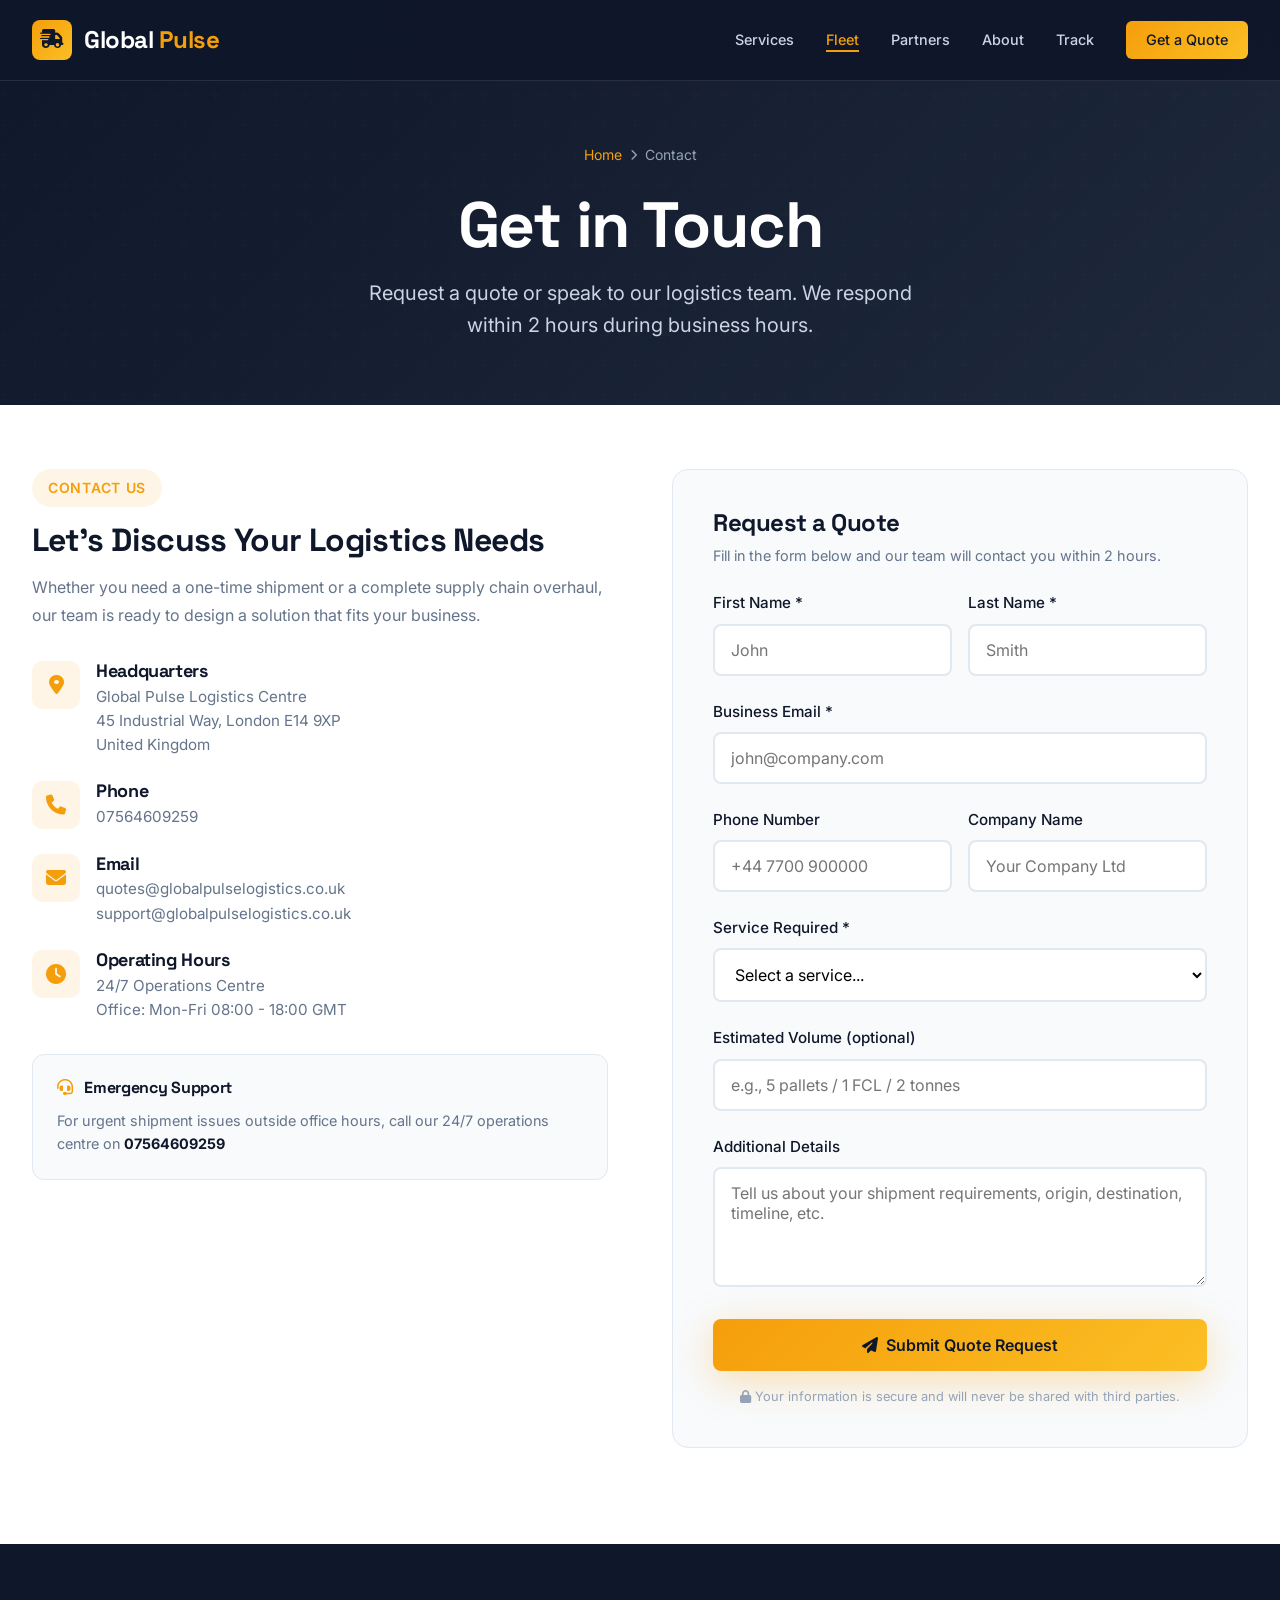
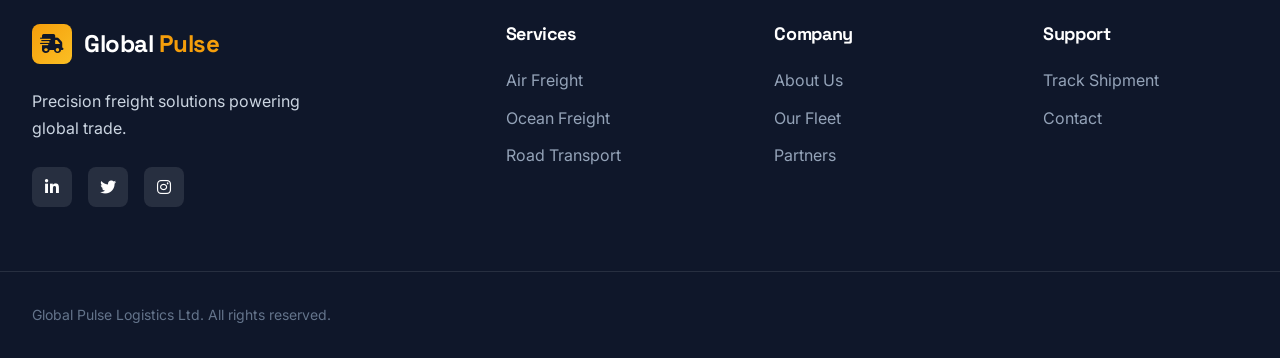
<file: contact.html>
<!DOCTYPE html>
<html lang="en">
<head>
    <meta charset="UTF-8">
    <meta name="viewport" content="width=device-width, initial-scale=1.0">
    <title>Contact Us | Global Pulse Logistics - Get a Quote</title>
    <meta name="description" content="Contact Global Pulse Logistics for a freight quote. Air, ocean, road transport and warehousing enquiries welcome.">
    <link rel="preconnect" href="https://fonts.googleapis.com">
    <link rel="preconnect" href="https://fonts.gstatic.com" crossorigin>
    <link href="https://fonts.googleapis.com/css2?family=Inter:wght@300;400;500;600;700;800;900&family=Space+Grotesk:wght@400;500;600;700&display=swap" rel="stylesheet">
    <link rel="stylesheet" href="https://cdnjs.cloudflare.com/ajax/libs/font-awesome/6.5.1/css/all.min.css">
    <link rel="stylesheet" href="css/styles.css">
</head>
<body>

    <!-- Navigation -->
    <nav class="navbar" id="navbar">
        <div class="nav-container">
            <a href="index.html" class="logo">
                <div class="logo-icon"><i class="fas fa-shipping-fast"></i></div>
                <div class="logo-text">Global <span>Pulse</span></div>
            </a>
            <ul class="nav-links">
                    <li><a href="/services">Services</a></li>
    <li><a href="/fleet" class="active">Fleet</a></li>
    <li><a href="/partners">Partners</a></li>
    <li><a href="/about">About</a></li>
    <li><a href="/tracking">Track</a></li>
    <li><a href="/contact" class="nav-cta">Get a Quote</a></li>
            </ul>
            <button class="mobile-menu-btn" id="mobileMenuBtn"><i class="fas fa-bars"></i></button>
        </div>
    </nav>

   <div class="mobile-menu" id="mobileMenu">
    <ul>
        <li><a href="/services">Services</a></li>
        <li><a href="/fleet">Fleet</a></li>
        <li><a href="/partners" class="active">Partners</a></li>
        <li><a href="/about">About Us</a></li>
        <li><a href="/tracking">Track Shipment</a></li>
        <li><a href="/contact" class="nav-cta">Get a Quote</a></li>
    </ul>
</div>

    <!-- Page Hero -->
    <section class="page-hero" style="min-height: 40vh;">
        <div class="page-hero-content fade-in">
            <div class="breadcrumbs">
                <a href="index.html">Home</a> <i class="fas fa-chevron-right" style="font-size: 0.7rem;"></i> <span>Contact</span>
            </div>
            <h1>Get in Touch</h1>
            <p>Request a quote or speak to our logistics team. We respond within 2 hours during business hours.</p>
        </div>
    </section>

    <!-- Contact Section -->
    <section class="section contact" style="padding-top: 4rem;">
        <div class="contact-container">
            <div class="contact-info fade-in">
                <span class="section-tag">Contact Us</span>
                <h3>Let's Discuss Your Logistics Needs</h3>
                <p>Whether you need a one-time shipment or a complete supply chain overhaul, our team is ready to design a solution that fits your business.</p>

                <div class="contact-details">
                    <div class="contact-item">
                        <div class="contact-icon"><i class="fas fa-location-dot"></i></div>
                        <div class="contact-text">
                            <h4>Headquarters</h4>
                            <p>Global Pulse Logistics Centre<br>45 Industrial Way, London E14 9XP<br>United Kingdom</p>
                        </div>
                    </div>
                    <div class="contact-item">
                        <div class="contact-icon"><i class="fas fa-phone"></i></div>
                        <div class="contact-text">
                            <h4>Phone</h4>
                            <p>07564609259</p>
                        </div>
                    </div>
                    <div class="contact-item">
                        <div class="contact-icon"><i class="fas fa-envelope"></i></div>
                        <div class="contact-text">
                            <h4>Email</h4>
                            <p>quotes@globalpulselogistics.co.uk<br>support@globalpulselogistics.co.uk</p>
                        </div>
                    </div>
                    <div class="contact-item">
                        <div class="contact-icon"><i class="fas fa-clock"></i></div>
                        <div class="contact-text">
                            <h4>Operating Hours</h4>
                            <p>24/7 Operations Centre<br>Office: Mon-Fri 08:00 - 18:00 GMT</p>
                        </div>
                    </div>
                </div>

                <div style="margin-top: 2rem; padding: 1.5rem; background: var(--gray-50); border-radius: 12px; border: 1px solid var(--gray-200);">
                    <h4 style="margin-bottom: 0.75rem; color: var(--primary);"><i class="fas fa-headset" style="color: var(--accent); margin-right: 0.5rem;"></i> Emergency Support</h4>
                    <p style="font-size: 0.9rem; color: var(--gray-500); margin: 0;">For urgent shipment issues outside office hours, call our 24/7 operations centre on <strong style="color: var(--primary);">07564609259</strong></p>
                </div>
            </div>

            <div class="contact-form fade-in">
                <h3 style="margin-bottom: 0.5rem; font-size: 1.5rem; color: var(--primary);">Request a Quote</h3>
                <p style="color: var(--gray-500); font-size: 0.9rem; margin-bottom: 1.5rem;">Fill in the form below and our team will contact you within 2 hours.</p>
                <form>
                    <div class="form-row">
                        <div class="form-group">
                            <label for="firstName">First Name *</label>
                            <input type="text" id="firstName" required placeholder="John">
                        </div>
                        <div class="form-group">
                            <label for="lastName">Last Name *</label>
                            <input type="text" id="lastName" required placeholder="Smith">
                        </div>
                    </div>
                    <div class="form-group">
                        <label for="email">Business Email *</label>
                        <input type="email" id="email" required placeholder="john@company.com">
                    </div>
                    <div class="form-row">
                        <div class="form-group">
                            <label for="phone">Phone Number</label>
                            <input type="tel" id="phone" placeholder="+44 7700 900000">
                        </div>
                        <div class="form-group">
                            <label for="company">Company Name</label>
                            <input type="text" id="company" placeholder="Your Company Ltd">
                        </div>
                    </div>
                    <div class="form-group">
                        <label for="service">Service Required *</label>
                        <select id="service" required>
                            <option value="">Select a service...</option>
                            <option value="air">Air Freight</option>
                            <option value="ocean">Ocean Freight</option>
                            <option value="road">Road Transport</option>
                            <option value="warehouse">Warehousing</option>
                            <option value="supply">Supply Chain Management</option>
                            <option value="customs">Customs & Compliance</option>
                            <option value="multiple">Multiple Services</option>
                        </select>
                    </div>
                    <div class="form-group">
                        <label for="volume">Estimated Volume (optional)</label>
                        <input type="text" id="volume" placeholder="e.g., 5 pallets / 1 FCL / 2 tonnes">
                    </div>
                    <div class="form-group">
                        <label for="message">Additional Details</label>
                        <textarea id="message" placeholder="Tell us about your shipment requirements, origin, destination, timeline, etc."></textarea>
                    </div>
                    <button type="submit" class="btn btn-primary" style="width: 100%; justify-content: center;">
                        <i class="fas fa-paper-plane"></i> Submit Quote Request
                    </button>
                    <p style="text-align: center; font-size: 0.8rem; color: var(--gray-400); margin-top: 1rem;">
                        <i class="fas fa-lock"></i> Your information is secure and will never be shared with third parties.
                    </p>
                </form>
            </div>
        </div>
    </section>

    <!-- Footer -->
    <footer class="footer">
        <div class="footer-container">
            <div class="footer-brand">
                <a href="index.html" class="logo"><div class="logo-icon"><i class="fas fa-shipping-fast"></i></div><div class="logo-text">Global <span>Pulse</span></div></a>
                <p>Precision freight solutions powering global trade.</p>
                <div class="footer-social">
                    <a href="#" class="social-link"><i class="fab fa-linkedin-in"></i></a>
                    <a href="#" class="social-link"><i class="fab fa-twitter"></i></a>
                    <a href="#" class="social-link"><i class="fab fa-instagram"></i></a>
                </div>
            </div>
            <div class="footer-column">
                <h4>Services</h4>
                <ul class="footer-links">
                    <li><a href="services.html">Air Freight</a></li>
                    <li><a href="services.html">Ocean Freight</a></li>
                    <li><a href="services.html">Road Transport</a></li>
                </ul>
            </div>
            <div class="footer-column">
                <h4>Company</h4>
                <ul class="footer-links">
                    <li><a href="about.html">About Us</a></li>
                    <li><a href="fleet.html">Our Fleet</a></li>
                    <li><a href="partners.html">Partners</a></li>
                </ul>
            </div>
            <div class="footer-column">
    <h4>Support</h4>
    <ul class="footer-links">
        <li><a href="/tracking">Track Shipment</a></li>
        <li><a href="/contact">Contact</a></li>
    </ul>
</div>
        </div>
        <div class="footer-bottom">
            <p> Global Pulse Logistics Ltd. All rights reserved.</p>
        </div>
    </footer>

    <script src="js/main.js"></script>
</body>
</html>
</file>
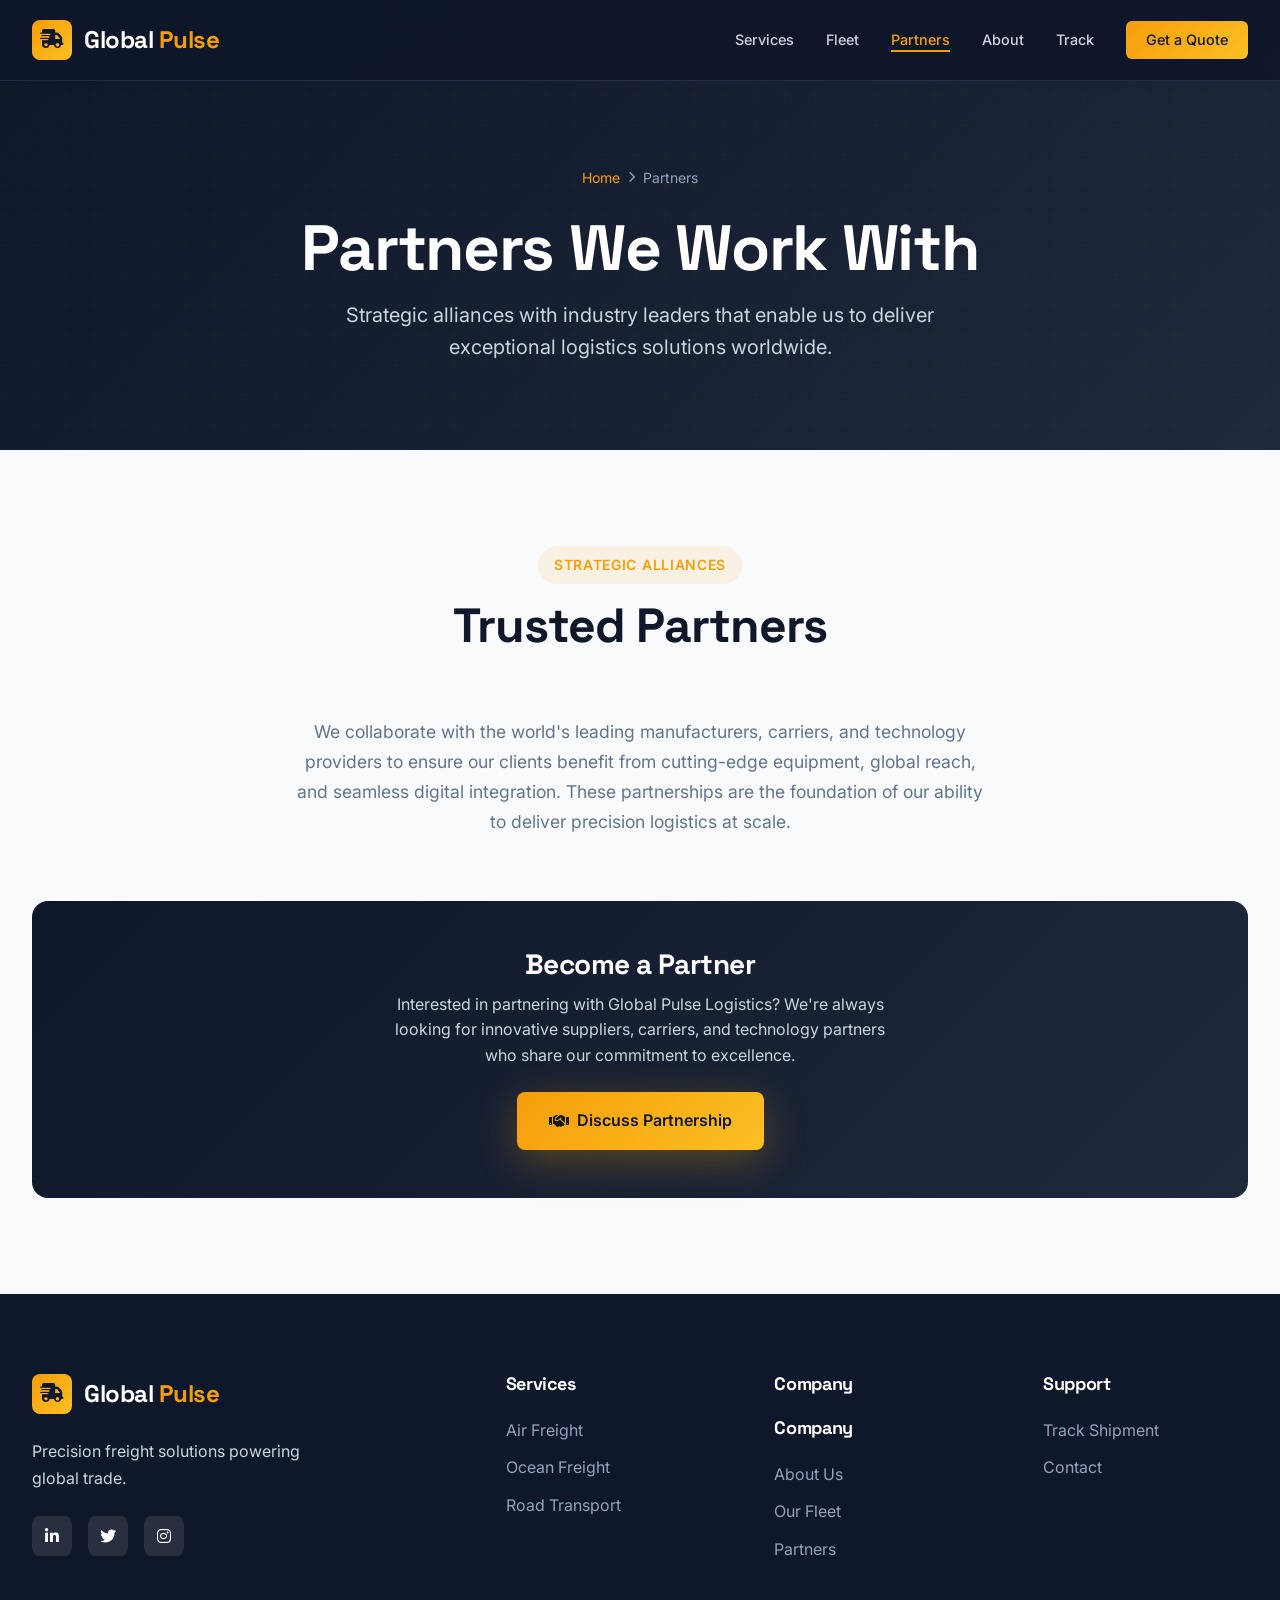
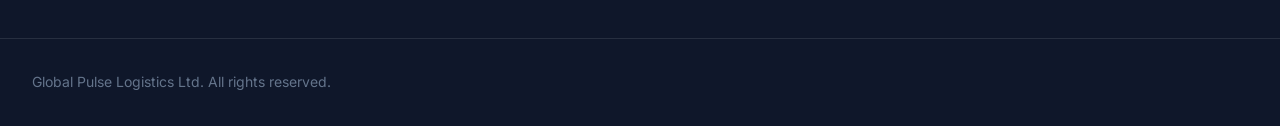
<file: partners.html>
<!DOCTYPE html>
<html lang="en">
<head>
    <meta charset="UTF-8">
    <meta name="viewport" content="width=device-width, initial-scale=1.0">
    <title>Partners We Work With | Global Pulse Logistics</title>
    <meta name="description" content="Global Pulse Logistics partners with industry-leading manufacturers, carriers, and technology providers to deliver world-class logistics solutions.">
    <link rel="preconnect" href="https://fonts.googleapis.com">
    <link rel="preconnect" href="https://fonts.gstatic.com" crossorigin>
    <link href="https://fonts.googleapis.com/css2?family=Inter:wght@300;400;500;600;700;800;900&family=Space+Grotesk:wght@400;500;600;700&display=swap" rel="stylesheet">
    <link rel="stylesheet" href="https://cdnjs.cloudflare.com/ajax/libs/font-awesome/6.5.1/css/all.min.css">
    <link rel="stylesheet" href="css/styles.css">
</head>
<body>

    <!-- Navigation -->
<nav class="navbar" id="navbar">
    <div class="nav-container">
        <a href="/" class="logo">
            <div class="logo-icon"><i class="fas fa-shipping-fast"></i></div>
            <div class="logo-text">Global <span>Pulse</span></div>
        </a>
        <ul class="nav-links">
            <li><a href="/services">Services</a></li>
            <li><a href="/fleet">Fleet</a></li>
            <li><a href="/partners" class="active">Partners</a></li>
            <li><a href="/about">About</a></li>
            <li><a href="/tracking">Track</a></li>
            <li><a href="/contact" class="nav-cta">Get a Quote</a></li>
        </ul>
        <button class="mobile-menu-btn" id="mobileMenuBtn"><i class="fas fa-bars"></i></button>
    </div>
</nav>

    <div class="mobile-menu" id="mobileMenu">
    <ul>
        <li><a href="/services">Services</a></li>
        <li><a href="/fleet">Fleet</a></li>
        <li><a href="/partners" class="active">Partners</a></li>
        <li><a href="/about">About Us</a></li>
        <li><a href="/tracking">Track Shipment</a></li>
        <li><a href="/contact" class="nav-cta">Get a Quote</a></li>
    </ul>
</div>

    <!-- Page Hero -->
    <section class="page-hero">
        <div class="page-hero-content fade-in">
            <div class="breadcrumbs">
                <a href="index.html">Home</a> <i class="fas fa-chevron-right" style="font-size: 0.7rem;"></i> <span>Partners</span>
            </div>
            <h1>Partners We Work With</h1>
            <p>Strategic alliances with industry leaders that enable us to deliver exceptional logistics solutions worldwide.</p>
        </div>
    </section>

    <!-- Partners Section -->
    <section class="section partners">
        <div class="container">
            <div class="section-header fade-in">
                <span class="section-tag">Strategic Alliances</span>
                <h2 class="section-title">Trusted Partners</h2>
            </div>
            
            <p class="partners-intro fade-in">
                We collaborate with the world's leading manufacturers, carriers, and technology providers to ensure our clients benefit from cutting-edge equipment, global reach, and seamless digital integration. These partnerships are the foundation of our ability to deliver precision logistics at scale.
            </p>

            <!-- Become a Partner CTA -->
            <div class="partner-cta fade-in">
                <h3>Become a Partner</h3>
                <p>Interested in partnering with Global Pulse Logistics? We're always looking for innovative suppliers, carriers, and technology partners who share our commitment to excellence.</p>
                <a href="contact.html" class="btn btn-primary"><i class="fas fa-handshake"></i> Discuss Partnership</a>
            </div>
        </div>
    </section>

    <!-- Footer -->
    <footer class="footer">
        <div class="footer-container">
            <div class="footer-brand">
                <a href="index.html" class="logo"><div class="logo-icon"><i class="fas fa-shipping-fast"></i></div><div class="logo-text">Global <span>Pulse</span></div></a>
                <p>Precision freight solutions powering global trade.</p>
                <div class="footer-social">
                    <a href="#" class="social-link"><i class="fab fa-linkedin-in"></i></a>
                    <a href="#" class="social-link"><i class="fab fa-twitter"></i></a>
                    <a href="#" class="social-link"><i class="fab fa-instagram"></i></a>
                </div>
            </div>
            <div class="footer-column">
                <h4>Services</h4>
                <ul class="footer-links">
                    <li><a href="services.html">Air Freight</a></li>
                    <li><a href="services.html">Ocean Freight</a></li>
                    <li><a href="services.html">Road Transport</a></li>
                </ul>
            </div>
            <div class="footer-column">
                <h4>Company</h4>
                <h4>Company</h4>
<ul class="footer-links">
    <li><a href="/about">About Us</a></li>
    <li><a href="/fleet">Our Fleet</a></li>
    <li><a href="/partners">Partners</a></li>
</ul>
            </div>
            <div class="footer-column">
                <h4>Support</h4>
                <ul class="footer-links">
                    <li><a href="tracking.html">Track Shipment</a></li>
                    <li><a href="contact.html">Contact</a></li>
                </ul>
            </div>
        </div>
        <div class="footer-bottom">
            <p> Global Pulse Logistics Ltd. All rights reserved.</p>
        </div>
    </footer>

    <script src="js/main.js"></script>
</body>
</html>
</file>
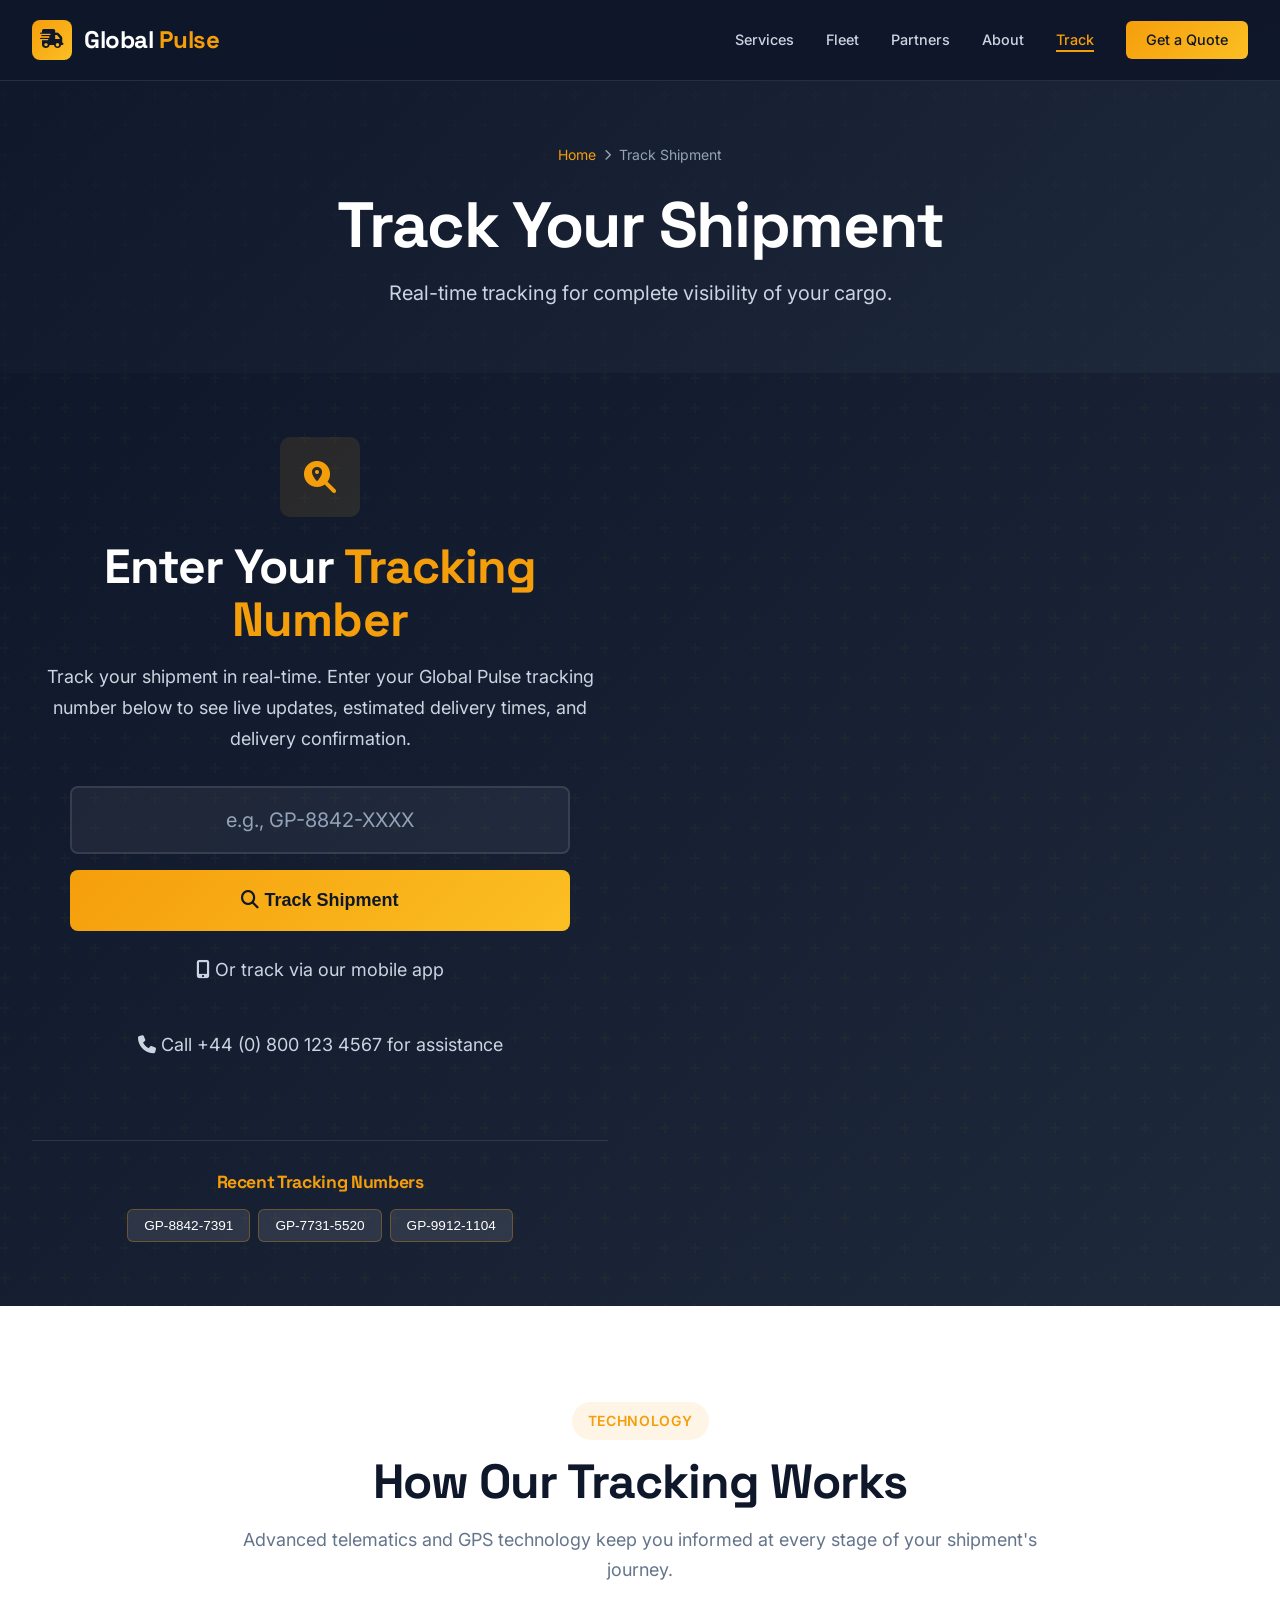
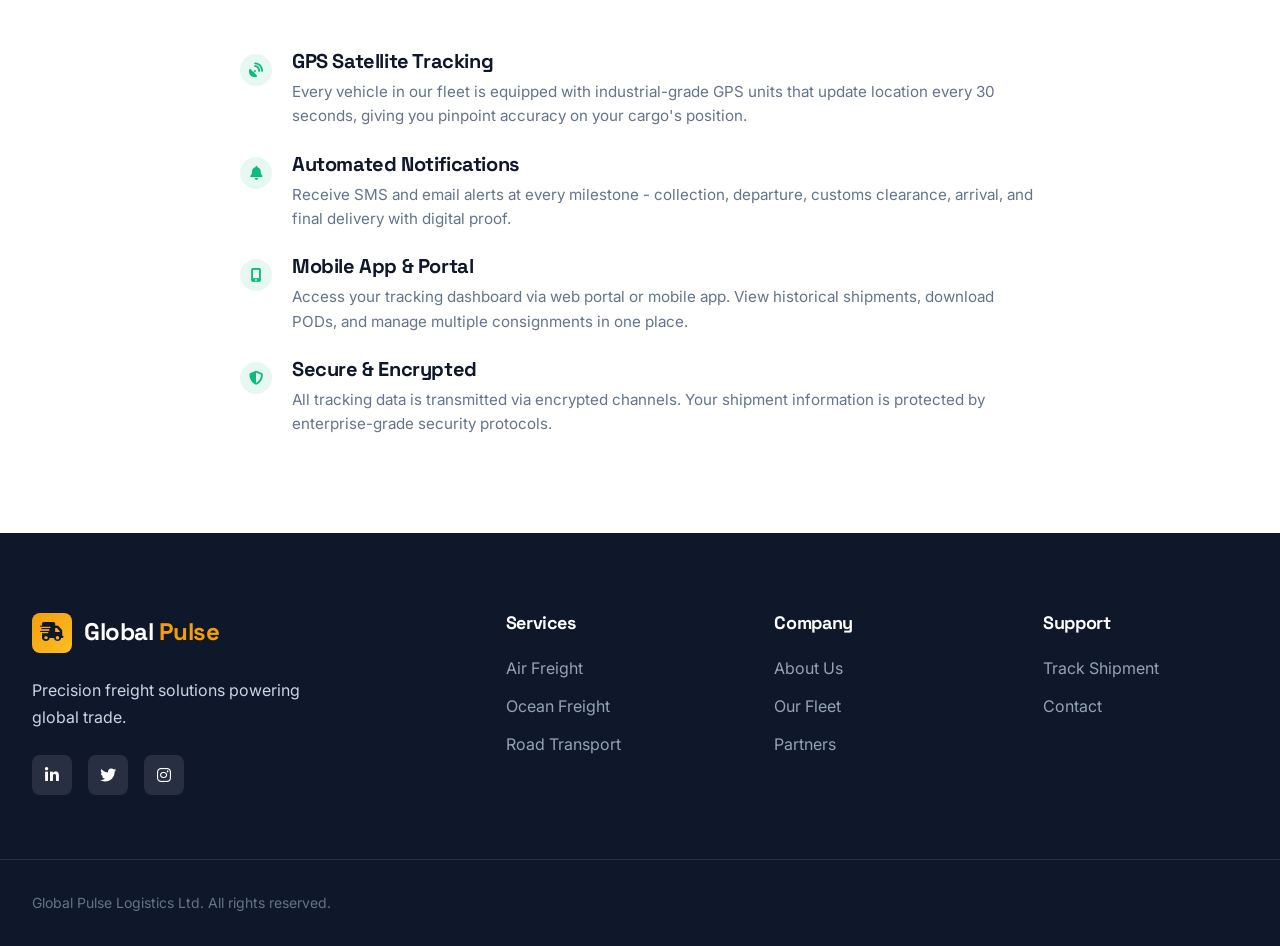
<file: tracking.html>
<!DOCTYPE html>
<html lang="en">
<head>
    <meta charset="UTF-8">
    <meta name="viewport" content="width=device-width, initial-scale=1.0">
    <title>Track Shipment | Global Pulse Logistics</title>
    <meta name="description" content="Track your shipment in real-time with Global Pulse Logistics. Enter your tracking number for instant updates.">
    <link rel="preconnect" href="https://fonts.googleapis.com">
    <link rel="preconnect" href="https://fonts.gstatic.com" crossorigin>
    <link href="https://fonts.googleapis.com/css2?family=Inter:wght@300;400;500;600;700;800;900&family=Space+Grotesk:wght@400;500;600;700&display=swap" rel="stylesheet">
    <link rel="stylesheet" href="https://cdnjs.cloudflare.com/ajax/libs/font-awesome/6.5.1/css/all.min.css">
    <link rel="stylesheet" href="css/styles.css">
</head>
<body>

    <!-- Navigation -->
<nav class="navbar" id="navbar">
    <div class="nav-container">
        <a href="/" class="logo">
            <div class="logo-icon"><i class="fas fa-shipping-fast"></i></div>
            <div class="logo-text">Global <span>Pulse</span></div>
        </a>
        <ul class="nav-links">
            <li><a href="/services">Services</a></li>
            <li><a href="/fleet">Fleet</a></li>
            <li><a href="/partners">Partners</a></li>
            <li><a href="/about">About</a></li>
            <li><a href="/tracking" class="active">Track</a></li>
            <li><a href="/contact" class="nav-cta">Get a Quote</a></li>
        </ul>
        <button class="mobile-menu-btn" id="mobileMenuBtn"><i class="fas fa-bars"></i></button>
    </div>
</nav>

    <div class="mobile-menu" id="mobileMenu">
    <ul>
        <li><a href="/services">Services</a></li>
        <li><a href="/fleet">Fleet</a></li>
        <li><a href="/partners">Partners</a></li>
        <li><a href="/about">About Us</a></li>
        <li><a href="/tracking" class="active">Track Shipment</a></li>
        <li><a href="/contact" class="nav-cta">Get a Quote</a></li>
    </ul>
</div>

    <!-- Page Hero -->
    <section class="page-hero" style="min-height: 40vh;">
        <div class="page-hero-content fade-in">
            <div class="breadcrumbs">
                <a href="index.html">Home</a> <i class="fas fa-chevron-right" style="font-size: 0.7rem;"></i> <span>Track Shipment</span>
            </div>
            <h1>Track Your Shipment</h1>
            <p>Real-time tracking for complete visibility of your cargo.</p>
        </div>
    </section>

    <!-- Tracking Section -->
    <section class="section tracking" style="padding: 4rem 0;">
        <div class="tracking-container">
            <div class="tracking-content fade-in" style="max-width: 600px; margin: 0 auto; text-align: center;">
                <div class="service-icon" style="width: 80px; height: 80px; font-size: 2rem; margin: 0 auto 1.5rem;">
                    <i class="fas fa-search-location"></i>
                </div>
                <h2 style="margin-bottom: 1rem;">Enter Your <span>Tracking Number</span></h2>
                <p style="margin-bottom: 2rem;">Track your shipment in real-time. Enter your Global Pulse tracking number below to see live updates, estimated delivery times, and delivery confirmation.</p>
                
                <form class="tracking-form" style="max-width: 500px; margin: 0 auto 1.5rem; flex-direction: column; gap: 1rem;">
                    <input type="text" class="tracking-input" id="trackInput" placeholder="e.g., GP-8842-XXXX" required style="text-align: center; font-size: 1.25rem; padding: 1.25rem;">
                    <button type="submit" class="tracking-btn" style="padding: 1.25rem 2rem; font-size: 1.125rem;">
                        <i class="fas fa-search"></i> Track Shipment
                    </button>
                </form>
                
                <div style="display: flex; flex-direction: column; gap: 0.75rem; color: var(--gray-300); font-size: 0.9rem;">
                    <p><i class="fas fa-mobile-alt"></i> Or track via our mobile app</p>
                    <p><i class="fas fa-phone"></i> Call +44 (0) 800 123 4567 for assistance</p>
                </div>

                <div style="margin-top: 3rem; padding-top: 2rem; border-top: 1px solid rgba(255,255,255,0.1);">
                    <h4 style="color: var(--accent); margin-bottom: 1rem; font-size: 1.1rem;">Recent Tracking Numbers</h4>
                    <div style="display: flex; flex-wrap: wrap; gap: 0.5rem; justify-content: center;">
                        <button onclick="document.getElementById('trackInput').value='GP-8842-7391'" style="background: rgba(255,255,255,0.1); border: 1px solid rgba(245,158,11,0.3); color: var(--white); padding: 0.5rem 1rem; border-radius: 6px; cursor: pointer; font-size: 0.85rem;">GP-8842-7391</button>
                        <button onclick="document.getElementById('trackInput').value='GP-7731-5520'" style="background: rgba(255,255,255,0.1); border: 1px solid rgba(245,158,11,0.3); color: var(--white); padding: 0.5rem 1rem; border-radius: 6px; cursor: pointer; font-size: 0.85rem;">GP-7731-5520</button>
                        <button onclick="document.getElementById('trackInput').value='GP-9912-1104'" style="background: rgba(255,255,255,0.1); border: 1px solid rgba(245,158,11,0.3); color: var(--white); padding: 0.5rem 1rem; border-radius: 6px; cursor: pointer; font-size: 0.85rem;">GP-9912-1104</button>
                    </div>
                </div>
            </div>
        </div>
    </section>

    <!-- How Tracking Works -->
    <section class="section" style="background: var(--white);">
        <div class="container">
            <div class="section-header fade-in">
                <span class="section-tag">Technology</span>
                <h2 class="section-title">How Our Tracking Works</h2>
                <p class="section-subtitle">Advanced telematics and GPS technology keep you informed at every stage of your shipment's journey.</p>
            </div>
            <div class="features-list" style="max-width: 800px; margin: 0 auto;">
                <div class="feature-item fade-in">
                    <div class="feature-check"><i class="fas fa-satellite-dish"></i></div>
                    <div class="feature-content">
                        <h4>GPS Satellite Tracking</h4>
                        <p>Every vehicle in our fleet is equipped with industrial-grade GPS units that update location every 30 seconds, giving you pinpoint accuracy on your cargo's position.</p>
                    </div>
                </div>
                <div class="feature-item fade-in">
                    <div class="feature-check"><i class="fas fa-bell"></i></div>
                    <div class="feature-content">
                        <h4>Automated Notifications</h4>
                        <p>Receive SMS and email alerts at every milestone - collection, departure, customs clearance, arrival, and final delivery with digital proof.</p>
                    </div>
                </div>
                <div class="feature-item fade-in">
                    <div class="feature-check"><i class="fas fa-mobile-alt"></i></div>
                    <div class="feature-content">
                        <h4>Mobile App & Portal</h4>
                        <p>Access your tracking dashboard via web portal or mobile app. View historical shipments, download PODs, and manage multiple consignments in one place.</p>
                    </div>
                </div>
                <div class="feature-item fade-in">
                    <div class="feature-check"><i class="fas fa-shield-alt"></i></div>
                    <div class="feature-content">
                        <h4>Secure & Encrypted</h4>
                        <p>All tracking data is transmitted via encrypted channels. Your shipment information is protected by enterprise-grade security protocols.</p>
                    </div>
                </div>
            </div>
        </div>
    </section>

    <!-- Footer -->
    <footer class="footer">
        <div class="footer-container">
            <div class="footer-brand">
                <a href="index.html" class="logo"><div class="logo-icon"><i class="fas fa-shipping-fast"></i></div><div class="logo-text">Global <span>Pulse</span></div></a>
                <p>Precision freight solutions powering global trade.</p>
                <div class="footer-social">
                    <a href="#" class="social-link"><i class="fab fa-linkedin-in"></i></a>
                    <a href="#" class="social-link"><i class="fab fa-twitter"></i></a>
                    <a href="#" class="social-link"><i class="fab fa-instagram"></i></a>
                </div>
            </div>
            <div class="footer-column">
                <h4>Services</h4>
                <ul class="footer-links">
                    <li><a href="services.html">Air Freight</a></li>
                    <li><a href="services.html">Ocean Freight</a></li>
                    <li><a href="services.html">Road Transport</a></li>
                </ul>
            </div>
            <div class="footer-column">
                <h4>Company</h4>
                <ul class="footer-links">
                    <li><a href="about.html">About Us</a></li>
                    <li><a href="fleet.html">Our Fleet</a></li>
                    <li><a href="partners.html">Partners</a></li>
                </ul>
            </div>
            <div class="footer-column">
                <h4>Support</h4>
                <ul class="footer-links">
                    <li><a href="tracking.html">Track Shipment</a></li>
                    <li><a href="contact.html">Contact</a></li>
                </ul>
            </div>
        </div>
        <div class="footer-bottom">
            <p> Global Pulse Logistics Ltd. All rights reserved.</p>
        </div>
    </footer>

    <script src="js/main.js"></script>
</body>
</html>
</file>
<file: css/styles.css>
/* ============================================
   GLOBAL PULSE LOGISTICS - SHARED STYLES
   ============================================ */

:root {
  --primary: #0f172a;
  --secondary: #1e293b;
  --accent: #f59e0b;
  --accent-light: #fbbf24;
  --white: #ffffff;
  --gray-50: #f8fafc;
  --gray-100: #f1f5f9;
  --gray-200: #e2e8f0;
  --gray-300: #cbd5e1;
  --gray-400: #94a3b8;
  --gray-500: #64748b;
  --gray-600: #475569;
  --gray-700: #334155;
  --gray-800: #1e293b;
  --gray-900: #0f172a;
  --success: #10b981;
}

* {
  margin: 0;
  padding: 0;
  box-sizing: border-box;
}

html {
  scroll-behavior: smooth;
}

body {
  font-family: 'Inter', sans-serif;
  color: var(--gray-800);
  background: var(--white);
  overflow-x: hidden;
  line-height: 1.6;
}

img {
  max-width: 100%;
  height: auto;
  display: block;
}

h1, h2, h3, h4, h5, h6 {
  font-family: 'Space Grotesk', sans-serif;
  font-weight: 700;
  line-height: 1.1;
  letter-spacing: -0.02em;
}

a {
  text-decoration: none;
  color: inherit;
}

/* ============================================
   NAVIGATION
   ============================================ */

.navbar {
  position: fixed;
  top: 0;
  left: 0;
  right: 0;
  z-index: 1000;
  background: rgba(15, 23, 42, 0.95);
  backdrop-filter: blur(20px);
  border-bottom: 1px solid rgba(255, 255, 255, 0.1);
  transition: all 0.3s ease;
}

.navbar.scrolled {
  background: rgba(15, 23, 42, 0.98);
  box-shadow: 0 4px 30px rgba(0, 0, 0, 0.3);
}

.nav-container {
  max-width: 1400px;
  margin: 0 auto;
  padding: 0 2rem;
  display: flex;
  justify-content: space-between;
  align-items: center;
  height: 80px;
}

.logo {
  display: flex;
  align-items: center;
  gap: 0.75rem;
  text-decoration: none;
  color: var(--white);
}

.logo-icon {
  width: 40px;
  height: 40px;
  background: linear-gradient(135deg, var(--accent), var(--accent-light));
  border-radius: 8px;
  display: flex;
  align-items: center;
  justify-content: center;
  font-size: 1.2rem;
  color: var(--primary);
}

.logo-text {
  font-family: 'Space Grotesk', sans-serif;
  font-weight: 700;
  font-size: 1.5rem;
  letter-spacing: -0.02em;
}

.logo-text span {
  color: var(--accent);
}

.nav-links {
  display: flex;
  list-style: none;
  gap: 2rem;
  align-items: center;
}

.nav-links a {
  text-decoration: none;
  color: var(--gray-300);
  font-weight: 500;
  font-size: 0.9rem;
  transition: color 0.3s ease;
  position: relative;
}

.nav-links a:hover,
.nav-links a.active {
  color: var(--accent);
}

.nav-links a::after {
  content: '';
  position: absolute;
  bottom: -4px;
  left: 0;
  width: 0;
  height: 2px;
  background: var(--accent);
  transition: width 0.3s ease;
}

.nav-links a:hover::after,
.nav-links a.active::after {
  width: 100%;
}

.nav-cta {
  background: linear-gradient(135deg, var(--accent), var(--accent-light));
  color: var(--primary) !important;
  padding: 0.65rem 1.25rem;
  border-radius: 6px;
  font-weight: 600;
  font-size: 0.85rem;
  transition: transform 0.3s ease, box-shadow 0.3s ease;
}

.nav-cta:hover {
  transform: translateY(-2px);
  box-shadow: 0 10px 30px rgba(245, 158, 11, 0.3);
}

.nav-cta::after {
  display: none !important;
}

.mobile-menu-btn {
  display: none;
  background: none;
  border: none;
  color: var(--white);
  font-size: 1.5rem;
  cursor: pointer;
}

/* ============================================
   MOBILE MENU
   ============================================ */

.mobile-menu {
  display: none;
  position: fixed;
  top: 80px;
  left: 0;
  right: 0;
  background: var(--primary);
  padding: 2rem;
  z-index: 999;
  border-top: 1px solid rgba(255, 255, 255, 0.1);
  transform: translateY(-100%);
  opacity: 0;
  transition: all 0.3s ease;
}

.mobile-menu.active {
  transform: translateY(0);
  opacity: 1;
  display: block;
}

.mobile-menu ul {
  list-style: none;
}

.mobile-menu li {
  margin-bottom: 1.25rem;
}

.mobile-menu a {
  color: var(--white);
  text-decoration: none;
  font-size: 1.125rem;
  font-weight: 500;
  display: block;
  padding: 0.5rem 0;
  border-bottom: 1px solid rgba(255, 255, 255, 0.1);
}

.mobile-menu a.active {
  color: var(--accent);
}

.mobile-menu .nav-cta {
  display: inline-block;
  margin-top: 1rem;
  text-align: center;
  width: 100%;
}

/* ============================================
   BUTTONS
   ============================================ */

.btn {
  display: inline-flex;
  align-items: center;
  gap: 0.5rem;
  padding: 1rem 2rem;
  border-radius: 8px;
  font-weight: 600;
  font-size: 1rem;
  text-decoration: none;
  transition: all 0.3s ease;
  cursor: pointer;
  border: none;
  font-family: inherit;
}

.btn-primary {
  background: linear-gradient(135deg, var(--accent), var(--accent-light));
  color: var(--primary);
  box-shadow: 0 10px 40px rgba(245, 158, 11, 0.3);
}

.btn-primary:hover {
  transform: translateY(-3px);
  box-shadow: 0 20px 50px rgba(245, 158, 11, 0.4);
}

.btn-secondary {
  background: transparent;
  color: var(--white);
  border: 2px solid rgba(255, 255, 255, 0.2);
}

.btn-secondary:hover {
  background: rgba(255, 255, 255, 0.1);
  border-color: var(--accent);
  color: var(--accent);
}

.btn-outline {
  background: transparent;
  color: var(--primary);
  border: 2px solid var(--primary);
}

.btn-outline:hover {
  background: var(--primary);
  color: var(--white);
}

.btn-dark {
  background: var(--primary);
  color: var(--white);
  box-shadow: 0 10px 40px rgba(15, 23, 42, 0.2);
}

.btn-dark:hover {
  background: var(--secondary);
  transform: translateY(-3px);
}

/* ============================================
   SECTION UTILITIES
   ============================================ */

.section {
  padding: 6rem 0;
  position: relative;
}

.section-header {
  text-align: center;
  max-width: 800px;
  margin: 0 auto 4rem;
}

.section-tag {
  display: inline-block;
  padding: 0.5rem 1rem;
  background: rgba(245, 158, 11, 0.1);
  color: var(--accent);
  border-radius: 50px;
  font-size: 0.875rem;
  font-weight: 600;
  text-transform: uppercase;
  letter-spacing: 0.05em;
  margin-bottom: 1rem;
}

.section-title {
  font-size: clamp(2rem, 4vw, 3rem);
  color: var(--primary);
  margin-bottom: 1rem;
}

.section-subtitle {
  font-size: 1.125rem;
  color: var(--gray-500);
  line-height: 1.7;
}

.container {
  max-width: 1400px;
  margin: 0 auto;
  padding: 0 2rem;
}

/* ============================================
   PAGE HERO (Inner Pages)
   ============================================ */

.page-hero {
  min-height: 50vh;
  background: linear-gradient(135deg, var(--primary) 0%, var(--secondary) 100%);
  display: flex;
  align-items: center;
  justify-content: center;
  text-align: center;
  position: relative;
  overflow: hidden;
  padding-top: 80px;
}

.page-hero::before {
  content: '';
  position: absolute;
  top: 0;
  left: 0;
  right: 0;
  bottom: 0;
  background: url("data:image/svg+xml,%3Csvg width='60' height='60' viewBox='0 0 60 60' xmlns='http://www.w3.org/2000/svg'%3E%3Cg fill='none' fill-rule='evenodd'%3E%3Cg fill='%23f59e0b' fill-opacity='0.03'%3E%3Cpath d='M36 34v-4h-2v4h-4v2h4v4h2v-4h4v-2h-4zm0-30V0h-2v4h-4v2h4v4h2V6h4V4h-4zM6 34v-4H4v4H0v2h4v4h2v-4h4v-2H6zM6 4V0H4v4H0v2h4v4h2V6h4V4H6z'/%3E%3C/g%3E%3C/g%3E%3C/svg%3E");
  opacity: 0.5;
}

.page-hero-content {
  position: relative;
  z-index: 2;
  padding: 4rem 2rem;
}

.page-hero-content h1 {
  font-size: clamp(2.5rem, 5vw, 4rem);
  color: var(--white);
  margin-bottom: 1rem;
}

.page-hero-content p {
  font-size: 1.25rem;
  color: var(--gray-300);
  max-width: 600px;
  margin: 0 auto;
}

.breadcrumbs {
  display: flex;
  align-items: center;
  justify-content: center;
  gap: 0.5rem;
  margin-bottom: 1.5rem;
  color: var(--gray-400);
  font-size: 0.875rem;
}

.breadcrumbs a {
  color: var(--accent);
  transition: opacity 0.3s;
}

.breadcrumbs a:hover {
  opacity: 0.8;
}

/* ============================================
   HOME HERO
   ============================================ */

.hero {
  min-height: 100vh;
  background: linear-gradient(135deg, var(--primary) 0%, var(--secondary) 100%);
  display: flex;
  align-items: center;
  position: relative;
  overflow: hidden;
  padding-top: 80px;
}

.hero::before {
  content: '';
  position: absolute;
  top: 0;
  left: 0;
  right: 0;
  bottom: 0;
  background: url("data:image/svg+xml,%3Csvg width='60' height='60' viewBox='0 0 60 60' xmlns='http://www.w3.org/2000/svg'%3E%3Cg fill='none' fill-rule='evenodd'%3E%3Cg fill='%23f59e0b' fill-opacity='0.03'%3E%3Cpath d='M36 34v-4h-2v4h-4v2h4v4h2v-4h4v-2h-4zm0-30V0h-2v4h-4v2h4v4h2V6h4V4h-4zM6 34v-4H4v4H0v2h4v4h2v-4h4v-2H6zM6 4V0H4v4H0v2h4v4h2V6h4V4H6z'/%3E%3C/g%3E%3C/g%3E%3C/svg%3E");
  opacity: 0.5;
}

.hero-grid {
  position: absolute;
  top: 0;
  left: 0;
  right: 0;
  bottom: 0;
  background-image: 
    linear-gradient(rgba(245, 158, 11, 0.03) 1px, transparent 1px),
    linear-gradient(90deg, rgba(245, 158, 11, 0.03) 1px, transparent 1px);
  background-size: 50px 50px;
}

.hero-container {
  max-width: 1400px;
  margin: 0 auto;
  padding: 0 2rem;
  display: grid;
  grid-template-columns: 1fr 1fr;
  gap: 4rem;
  align-items: center;
  position: relative;
  z-index: 2;
}

.hero-content h1 {
  font-size: clamp(2.5rem, 5vw, 4.5rem);
  color: var(--white);
  margin-bottom: 1.5rem;
  line-height: 1.05;
}

.hero-content h1 .highlight {
  color: var(--accent);
  position: relative;
  display: inline-block;
}

.hero-content h1 .highlight::after {
  content: '';
  position: absolute;
  bottom: 0;
  left: 0;
  width: 100%;
  height: 8px;
  background: rgba(245, 158, 11, 0.3);
  z-index: -1;
  transform: skewX(-12deg);
}

.hero-subtitle {
  font-size: 1.25rem;
  color: var(--gray-300);
  margin-bottom: 2.5rem;
  max-width: 540px;
  line-height: 1.7;
}

.hero-stats {
  display: flex;
  gap: 3rem;
  margin-bottom: 2.5rem;
}

.stat-item {
  text-align: left;
}

.stat-number {
  font-family: 'Space Grotesk', sans-serif;
  font-size: 2.5rem;
  font-weight: 700;
  color: var(--accent);
  display: block;
  line-height: 1;
}

.stat-label {
  font-size: 0.875rem;
  color: var(--gray-400);
  text-transform: uppercase;
  letter-spacing: 0.05em;
  margin-top: 0.5rem;
}

.hero-buttons {
  display: flex;
  gap: 1rem;
  flex-wrap: wrap;
}

.hero-visual {
  position: relative;
  display: flex;
  justify-content: center;
  align-items: center;
}

.hero-image-container {
  position: relative;
  width: 100%;
  max-width: 600px;
}

.hero-image {
  width: 100%;
  border-radius: 16px;
  box-shadow: 0 30px 60px rgba(0, 0, 0, 0.4);
  position: relative;
  z-index: 2;
  overflow: hidden;
  aspect-ratio: 16/10;
  object-fit: cover;
}

.floating-card {
  position: absolute;
  background: rgba(30, 41, 59, 0.95);
  backdrop-filter: blur(10px);
  border: 1px solid rgba(245, 158, 11, 0.2);
  border-radius: 12px;
  padding: 1.25rem;
  display: flex;
  align-items: center;
  gap: 1rem;
  box-shadow: 0 10px 30px rgba(0, 0, 0, 0.3);
  z-index: 3;
  animation: float 6s ease-in-out infinite;
}

.floating-card.card-1 {
  top: 10%;
  right: -20px;
  animation-delay: 0s;
}

.floating-card.card-2 {
  bottom: 15%;
  left: -30px;
  animation-delay: 2s;
}

.floating-icon {
  width: 48px;
  height: 48px;
  background: rgba(245, 158, 11, 0.15);
  border-radius: 10px;
  display: flex;
  align-items: center;
  justify-content: center;
  color: var(--accent);
  font-size: 1.25rem;
}

.floating-text {
  color: var(--white);
}

.floating-text strong {
  display: block;
  font-size: 1.1rem;
  margin-bottom: 0.25rem;
}

.floating-text span {
  font-size: 0.85rem;
  color: var(--gray-400);
}

@keyframes float {
  0%, 100% { transform: translateY(0px); }
  50% { transform: translateY(-15px); }
}

.scroll-indicator {
  position: absolute;
  bottom: 2rem;
  left: 50%;
  transform: translateX(-50%);
  color: var(--gray-400);
  animation: bounce 2s infinite;
  cursor: pointer;
}

@keyframes bounce {
  0%, 20%, 50%, 80%, 100% { transform: translateX(-50%) translateY(0); }
  40% { transform: translateX(-50%) translateY(-10px); }
  60% { transform: translateX(-50%) translateY(-5px); }
}

/* ============================================
   STATS BAR
   ============================================ */

.stats-bar {
  background: var(--white);
  border-bottom: 1px solid var(--gray-200);
}

.stats-container {
  max-width: 1400px;
  margin: 0 auto;
  padding: 3rem 2rem;
  display: grid;
  grid-template-columns: repeat(4, 1fr);
  gap: 2rem;
  text-align: center;
}

.stats-item {
  padding: 1rem;
}

.stats-item .number {
  font-family: 'Space Grotesk', sans-serif;
  font-size: 2.5rem;
  font-weight: 700;
  color: var(--primary);
  display: block;
  line-height: 1;
}

.stats-item .number span {
  color: var(--accent);
}

.stats-item .label {
  font-size: 0.875rem;
  color: var(--gray-500);
  margin-top: 0.5rem;
  text-transform: uppercase;
  letter-spacing: 0.05em;
  font-weight: 500;
}

/* ============================================
   SERVICE CARDS
   ============================================ */

.services {
  background: var(--gray-50);
}

.services-grid {
  max-width: 1400px;
  margin: 0 auto;
  padding: 0 2rem;
  display: grid;
  grid-template-columns: repeat(auto-fit, minmax(320px, 1fr));
  gap: 2rem;
}

.service-card {
  background: var(--white);
  border-radius: 16px;
  overflow: hidden;
  border: 1px solid var(--gray-200);
  transition: all 0.4s ease;
  position: relative;
}

.service-card::before {
  content: '';
  position: absolute;
  top: 0;
  left: 0;
  width: 100%;
  height: 4px;
  background: linear-gradient(90deg, var(--accent), var(--accent-light));
  transform: scaleX(0);
  transform-origin: left;
  transition: transform 0.4s ease;
  z-index: 2;
}

.service-card:hover {
  transform: translateY(-8px);
  box-shadow: 0 20px 40px rgba(0, 0, 0, 0.08);
  border-color: transparent;
}

.service-card:hover::before {
  transform: scaleX(1);
}

.service-image {
  width: 100%;
  height: 200px;
  object-fit: cover;
  transition: transform 0.4s ease;
}

.service-card:hover .service-image {
  transform: scale(1.05);
}

.service-image-wrapper {
  overflow: hidden;
  position: relative;
}

.service-image-wrapper::after {
  content: '';
  position: absolute;
  bottom: 0;
  left: 0;
  right: 0;
  height: 60px;
  background: linear-gradient(to top, var(--white), transparent);
  z-index: 1;
}

.service-content {
  padding: 1.5rem 2rem 2.5rem;
}

.service-icon {
  width: 48px;
  height: 48px;
  background: linear-gradient(135deg, rgba(245, 158, 11, 0.1), rgba(251, 191, 36, 0.1));
  border-radius: 10px;
  display: flex;
  align-items: center;
  justify-content: center;
  font-size: 1.25rem;
  color: var(--accent);
  margin-bottom: 1rem;
  transition: all 0.3s ease;
}

.service-card:hover .service-icon {
  background: linear-gradient(135deg, var(--accent), var(--accent-light));
  color: var(--primary);
  transform: scale(1.1);
}

.service-card h3 {
  font-size: 1.35rem;
  margin-bottom: 0.75rem;
  color: var(--primary);
}

.service-card p {
  color: var(--gray-500);
  line-height: 1.7;
  margin-bottom: 1.25rem;
  font-size: 0.95rem;
}

.service-link {
  display: inline-flex;
  align-items: center;
  gap: 0.5rem;
  color: var(--accent);
  text-decoration: none;
  font-weight: 600;
  font-size: 0.95rem;
  transition: gap 0.3s ease;
}

.service-link:hover {
  gap: 0.75rem;
}

/* ============================================
   FLEET SHOWCASE
   ============================================ */

.fleet-showcase {
  background: var(--white);
  padding: 4rem 0;
}

.fleet-grid {
  display: grid;
  grid-template-columns: repeat(auto-fit, minmax(300px, 1fr));
  gap: 2rem;
}

.fleet-card {
  position: relative;
  border-radius: 16px;
  overflow: hidden;
  box-shadow: 0 10px 30px rgba(0, 0, 0, 0.1);
  transition: all 0.4s ease;
}

.fleet-card:hover {
  transform: translateY(-5px);
  box-shadow: 0 20px 50px rgba(0, 0, 0, 0.15);
}

.fleet-card img {
  width: 100%;
  height: 280px;
  object-fit: cover;
  transition: transform 0.5s ease;
}

.fleet-card:hover img {
  transform: scale(1.08);
}

.fleet-overlay {
  position: absolute;
  bottom: 0;
  left: 0;
  right: 0;
  background: linear-gradient(to top, rgba(15, 23, 42, 0.95), transparent);
  padding: 2rem 1.5rem 1.5rem;
  color: var(--white);
}

.fleet-overlay h4 {
  font-size: 1.25rem;
  margin-bottom: 0.25rem;
}

.fleet-overlay p {
  font-size: 0.875rem;
  color: var(--gray-300);
}

.fleet-badge {
  position: absolute;
  top: 1rem;
  right: 1rem;
  background: var(--accent);
  color: var(--primary);
  padding: 0.4rem 0.8rem;
  border-radius: 6px;
  font-size: 0.75rem;
  font-weight: 700;
  text-transform: uppercase;
}

/* ============================================
   FEATURES / WHY CHOOSE US
   ============================================ */

.features {
  background: var(--white);
}

.features-grid {
  display: grid;
  grid-template-columns: 1fr 1fr;
  gap: 4rem;
  align-items: center;
}

.features-image {
  position: relative;
}

.features-image-main {
  width: 100%;
  border-radius: 16px;
  overflow: hidden;
  box-shadow: 0 20px 50px rgba(0, 0, 0, 0.1);
  aspect-ratio: 4/3;
  object-fit: cover;
}

.experience-badge {
  position: absolute;
  bottom: -20px;
  right: -20px;
  background: linear-gradient(135deg, var(--accent), var(--accent-light));
  color: var(--primary);
  padding: 1.5rem 2rem;
  border-radius: 16px;
  text-align: center;
  box-shadow: 0 10px 30px rgba(245, 158, 11, 0.3);
}

.experience-badge .years {
  font-family: 'Space Grotesk', sans-serif;
  font-size: 2.5rem;
  font-weight: 700;
  line-height: 1;
}

.experience-badge .text {
  font-size: 0.875rem;
  font-weight: 600;
  margin-top: 0.25rem;
}

.features-list {
  display: flex;
  flex-direction: column;
  gap: 1.5rem;
}

.feature-item {
  display: flex;
  gap: 1.25rem;
  align-items: flex-start;
}

.feature-check {
  width: 32px;
  height: 32px;
  min-width: 32px;
  background: rgba(16, 185, 129, 0.1);
  border-radius: 50%;
  display: flex;
  align-items: center;
  justify-content: center;
  color: var(--success);
  font-size: 0.875rem;
  margin-top: 0.25rem;
}

.feature-content h4 {
  font-size: 1.25rem;
  margin-bottom: 0.5rem;
  color: var(--primary);
}

.feature-content p {
  color: var(--gray-500);
  font-size: 0.95rem;
  line-height: 1.6;
}

/* ============================================
   TRACKING SECTION
   ============================================ */

.tracking {
  background: linear-gradient(135deg, var(--primary) 0%, var(--secondary) 100%);
  color: var(--white);
  position: relative;
  overflow: hidden;
}

.tracking::before {
  content: '';
  position: absolute;
  top: 0;
  left: 0;
  right: 0;
  bottom: 0;
  background: url("data:image/svg+xml,%3Csvg width='60' height='60' viewBox='0 0 60 60' xmlns='http://www.w3.org/2000/svg'%3E%3Cg fill='none' fill-rule='evenodd'%3E%3Cg fill='%23f59e0b' fill-opacity='0.03'%3E%3Cpath d='M36 34v-4h-2v4h-4v2h4v4h2v-4h4v-2h-4zm0-30V0h-2v4h-4v2h4v4h2V6h4V4h-4zM6 34v-4H4v4H0v2h4v4h2v-4h4v-2H6zM6 4V0H4v4H0v2h4v4h2V6h4V4H6z'/%3E%3C/g%3E%3C/g%3E%3C/svg%3E");
}

.tracking-container {
  max-width: 1400px;
  margin: 0 auto;
  padding: 0 2rem;
  position: relative;
  z-index: 2;
  display: grid;
  grid-template-columns: 1fr 1fr;
  gap: 4rem;
  align-items: center;
}

.tracking-content h2 {
  font-size: clamp(2rem, 4vw, 3rem);
  margin-bottom: 1rem;
}

.tracking-content h2 span {
  color: var(--accent);
}

.tracking-content p {
  color: var(--gray-300);
  font-size: 1.125rem;
  margin-bottom: 2rem;
  line-height: 1.7;
}

.tracking-form {
  display: flex;
  gap: 0.5rem;
  margin-bottom: 1rem;
}

.tracking-input {
  flex: 1;
  padding: 1rem 1.5rem;
  border: 2px solid rgba(255, 255, 255, 0.1);
  background: rgba(255, 255, 255, 0.05);
  border-radius: 8px;
  color: var(--white);
  font-size: 1rem;
  font-family: inherit;
  transition: all 0.3s ease;
}

.tracking-input::placeholder {
  color: var(--gray-400);
}

.tracking-input:focus {
  outline: none;
  border-color: var(--accent);
  background: rgba(255, 255, 255, 0.08);
}

.tracking-btn {
  padding: 1rem 2rem;
  background: linear-gradient(135deg, var(--accent), var(--accent-light));
  color: var(--primary);
  border: none;
  border-radius: 8px;
  font-weight: 600;
  font-size: 1rem;
  cursor: pointer;
  transition: all 0.3s ease;
  white-space: nowrap;
}

.tracking-btn:hover {
  transform: translateY(-2px);
  box-shadow: 0 10px 30px rgba(245, 158, 11, 0.3);
}

.tracking-note {
  font-size: 0.875rem;
  color: var(--gray-400);
}

.tracking-visual {
  display: flex;
  justify-content: center;
}

.tracking-map {
  width: 100%;
  max-width: 500px;
  aspect-ratio: 1;
  background: rgba(30, 41, 59, 0.5);
  border-radius: 20px;
  border: 1px solid rgba(245, 158, 11, 0.2);
  position: relative;
  overflow: hidden;
  display: flex;
  align-items: center;
  justify-content: center;
}

.map-grid {
  position: absolute;
  top: 0;
  left: 0;
  right: 0;
  bottom: 0;
  background-image: 
    linear-gradient(rgba(245, 158, 11, 0.05) 1px, transparent 1px),
    linear-gradient(90deg, rgba(245, 158, 11, 0.05) 1px, transparent 1px);
  background-size: 40px 40px;
}

.map-pulse {
  width: 120px;
  height: 120px;
  background: rgba(245, 158, 11, 0.2);
  border-radius: 50%;
  position: relative;
  display: flex;
  align-items: center;
  justify-content: center;
}

.map-pulse::before,
.map-pulse::after {
  content: '';
  position: absolute;
  width: 100%;
  height: 100%;
  border-radius: 50%;
  background: rgba(245, 158, 11, 0.3);
  animation: pulse-ring 2s ease-out infinite;
}

.map-pulse::after {
  animation-delay: 1s;
}

@keyframes pulse-ring {
  0% { transform: scale(1); opacity: 0.5; }
  100% { transform: scale(2.5); opacity: 0; }
}

.map-icon {
  width: 60px;
  height: 60px;
  background: var(--accent);
  border-radius: 50%;
  display: flex;
  align-items: center;
  justify-content: center;
  color: var(--primary);
  font-size: 1.5rem;
  position: relative;
  z-index: 2;
}

/* ============================================
   INDUSTRIES
   ============================================ */

.industries {
  background: var(--white);
}

.industries-grid {
  max-width: 1400px;
  margin: 0 auto;
  padding: 0 2rem;
  display: grid;
  grid-template-columns: repeat(auto-fit, minmax(200px, 1fr));
  gap: 1.5rem;
}

.industry-card {
  background: var(--gray-50);
  border: 1px solid var(--gray-200);
  border-radius: 12px;
  padding: 2rem 1.5rem;
  text-align: center;
  transition: all 0.3s ease;
  cursor: pointer;
}

.industry-card:hover {
  background: var(--primary);
  border-color: var(--primary);
  transform: translateY(-5px);
}

.industry-card:hover .industry-icon {
  color: var(--accent);
}

.industry-card:hover h4 {
  color: var(--white);
}

.industry-card:hover p {
  color: var(--gray-300);
}

.industry-icon {
  font-size: 2.5rem;
  color: var(--accent);
  margin-bottom: 1rem;
  transition: color 0.3s ease;
}

.industry-card h4 {
  font-size: 1.125rem;
  margin-bottom: 0.5rem;
  color: var(--primary);
  transition: color 0.3s ease;
}

.industry-card p {
  font-size: 0.875rem;
  color: var(--gray-500);
  transition: color 0.3s ease;
}

/* ============================================
   PROCESS
   ============================================ */

.process {
  background: var(--gray-50);
}

.process-steps {
  max-width: 1400px;
  margin: 0 auto;
  padding: 0 2rem;
  display: flex;
  justify-content: space-between;
  position: relative;
}

.process-steps::before {
  content: '';
  position: absolute;
  top: 40px;
  left: 10%;
  right: 10%;
  height: 2px;
  background: linear-gradient(90deg, var(--accent), var(--accent-light));
  opacity: 0.3;
}

.process-step {
  text-align: center;
  position: relative;
  z-index: 2;
  flex: 1;
  max-width: 250px;
}

.step-number {
  width: 80px;
  height: 80px;
  background: var(--white);
  border: 3px solid var(--accent);
  border-radius: 50%;
  display: flex;
  align-items: center;
  justify-content: center;
  font-family: 'Space Grotesk', sans-serif;
  font-size: 1.5rem;
  font-weight: 700;
  color: var(--accent);
  margin: 0 auto 1.5rem;
  position: relative;
  box-shadow: 0 10px 30px rgba(245, 158, 11, 0.2);
}

.step-content h4 {
  font-size: 1.25rem;
  margin-bottom: 0.5rem;
  color: var(--primary);
}

.step-content p {
  font-size: 0.95rem;
  color: var(--gray-500);
  line-height: 1.6;
}

/* ============================================
   TESTIMONIALS
   ============================================ */

.testimonials {
  background: var(--gray-50);
}

.testimonials-grid {
  max-width: 1400px;
  margin: 0 auto;
  padding: 0 2rem;
  display: grid;
  grid-template-columns: repeat(auto-fit, minmax(350px, 1fr));
  gap: 2rem;
}

.testimonial-card {
  background: var(--white);
  padding: 2.5rem;
  border-radius: 16px;
  border: 1px solid var(--gray-200);
  position: relative;
}

.testimonial-card::before {
  content: '"';
  position: absolute;
  top: 1.5rem;
  right: 2rem;
  font-family: 'Space Grotesk', sans-serif;
  font-size: 6rem;
  color: var(--accent);
  opacity: 0.1;
  line-height: 1;
}

.testimonial-stars {
  color: var(--accent);
  margin-bottom: 1.25rem;
  font-size: 0.875rem;
}

.testimonial-text {
  color: var(--gray-600);
  line-height: 1.7;
  margin-bottom: 1.5rem;
  font-size: 1rem;
}

.testimonial-author {
  display: flex;
  align-items: center;
  gap: 1rem;
}

.author-avatar {
  width: 48px;
  height: 48px;
  border-radius: 50%;
  background: linear-gradient(135deg, var(--accent), var(--accent-light));
  display: flex;
  align-items: center;
  justify-content: center;
  color: var(--primary);
  font-weight: 700;
  font-size: 1.1rem;
}

.author-info h4 {
  font-size: 1rem;
  color: var(--primary);
  margin-bottom: 0.25rem;
}

.author-info span {
  font-size: 0.875rem;
  color: var(--gray-400);
}

/* ============================================
   CTA SECTION
   ============================================ */

.cta {
  background: linear-gradient(135deg, var(--accent) 0%, var(--accent-light) 100%);
  position: relative;
  overflow: hidden;
}

.cta::before {
  content: '';
  position: absolute;
  top: -50%;
  right: -20%;
  width: 600px;
  height: 600px;
  background: rgba(255, 255, 255, 0.1);
  border-radius: 50%;
}

.cta-container {
  max-width: 1400px;
  margin: 0 auto;
  padding: 0 2rem;
  text-align: center;
  position: relative;
  z-index: 2;
}

.cta h2 {
  font-size: clamp(2rem, 4vw, 3rem);
  color: var(--primary);
  margin-bottom: 1rem;
}

.cta p {
  color: rgba(15, 23, 42, 0.7);
  font-size: 1.25rem;
  max-width: 600px;
  margin: 0 auto 2rem;
}

.cta .btn-primary {
  background: var(--primary);
  color: var(--white);
  box-shadow: 0 10px 40px rgba(15, 23, 42, 0.2);
}

.cta .btn-primary:hover {
  background: var(--secondary);
  box-shadow: 0 20px 50px rgba(15, 23, 42, 0.3);
}

/* ============================================
   CONTACT
   ============================================ */

.contact {
  background: var(--white);
}

.contact-container {
  max-width: 1400px;
  margin: 0 auto;
  padding: 0 2rem;
  display: grid;
  grid-template-columns: 1fr 1fr;
  gap: 4rem;
}

.contact-info h3 {
  font-size: 2rem;
  margin-bottom: 1rem;
  color: var(--primary);
}

.contact-info > p {
  color: var(--gray-500);
  margin-bottom: 2rem;
  line-height: 1.7;
}

.contact-details {
  display: flex;
  flex-direction: column;
  gap: 1.5rem;
}

.contact-item {
  display: flex;
  gap: 1rem;
  align-items: flex-start;
}

.contact-icon {
  width: 48px;
  height: 48px;
  min-width: 48px;
  background: rgba(245, 158, 11, 0.1);
  border-radius: 10px;
  display: flex;
  align-items: center;
  justify-content: center;
  color: var(--accent);
  font-size: 1.25rem;
}

.contact-text h4 {
  font-size: 1.125rem;
  margin-bottom: 0.25rem;
  color: var(--primary);
}

.contact-text p {
  color: var(--gray-500);
  font-size: 0.95rem;
}

.contact-form {
  background: var(--gray-50);
  padding: 2.5rem;
  border-radius: 16px;
  border: 1px solid var(--gray-200);
}

.form-group {
  margin-bottom: 1.5rem;
}

.form-group label {
  display: block;
  margin-bottom: 0.5rem;
  font-weight: 500;
  color: var(--primary);
  font-size: 0.95rem;
}

.form-group input,
.form-group textarea,
.form-group select {
  width: 100%;
  padding: 0.875rem 1rem;
  border: 2px solid var(--gray-200);
  border-radius: 8px;
  font-family: inherit;
  font-size: 1rem;
  transition: all 0.3s ease;
  background: var(--white);
}

.form-group input:focus,
.form-group textarea:focus,
.form-group select:focus {
  outline: none;
  border-color: var(--accent);
  box-shadow: 0 0 0 3px rgba(245, 158, 11, 0.1);
}

.form-group textarea {
  resize: vertical;
  min-height: 120px;
}

.form-row {
  display: grid;
  grid-template-columns: 1fr 1fr;
  gap: 1rem;
}

/* ============================================
   PARTNERS SECTION
   ============================================ */

.partners {
  background: var(--gray-50);
}

.partners-intro {
  text-align: center;
  max-width: 700px;
  margin: 0 auto 3rem;
  color: var(--gray-500);
  font-size: 1.1rem;
  line-height: 1.7;
}

.partners-grid {
  max-width: 1400px;
  margin: 0 auto;
  padding: 0 2rem;
  display: grid;
  grid-template-columns: repeat(auto-fit, minmax(280px, 1fr));
  gap: 2rem;
}

.partner-card {
  background: var(--white);
  border-radius: 16px;
  padding: 2.5rem;
  border: 1px solid var(--gray-200);
  text-align: center;
  transition: all 0.4s ease;
  position: relative;
  overflow: hidden;
}

.partner-card::before {
  content: '';
  position: absolute;
  top: 0;
  left: 0;
  width: 100%;
  height: 4px;
  background: linear-gradient(90deg, var(--accent), var(--accent-light));
  transform: scaleX(0);
  transform-origin: left;
  transition: transform 0.4s ease;
}

.partner-card:hover {
  transform: translateY(-8px);
  box-shadow: 0 20px 40px rgba(0, 0, 0, 0.08);
  border-color: transparent;
}

.partner-card:hover::before {
  transform: scaleX(1);
}

.partner-logo-placeholder {
  width: 140px;
  height: 80px;
  margin: 0 auto 1.5rem;
  background: var(--gray-100);
  border-radius: 12px;
  display: flex;
  align-items: center;
  justify-content: center;
  border: 2px dashed var(--gray-300);
  color: var(--gray-400);
  font-size: 0.8rem;
  transition: all 0.3s ease;
}

.partner-card:hover .partner-logo-placeholder {
  border-color: var(--accent);
  background: rgba(245, 158, 11, 0.05);
}

.partner-logo-placeholder i {
  font-size: 2rem;
  margin-bottom: 0.25rem;
}

.partner-logo-placeholder span {
  display: block;
  font-size: 0.7rem;
}

.partner-card h4 {
  font-size: 1.25rem;
  color: var(--primary);
  margin-bottom: 0.5rem;
}

.partner-card .partner-type {
  display: inline-block;
  padding: 0.25rem 0.75rem;
  background: rgba(245, 158, 11, 0.1);
  color: var(--accent);
  border-radius: 50px;
  font-size: 0.75rem;
  font-weight: 600;
  text-transform: uppercase;
  letter-spacing: 0.05em;
  margin-bottom: 1rem;
}

.partner-card p {
  color: var(--gray-500);
  font-size: 0.95rem;
  line-height: 1.6;
  margin-bottom: 1.5rem;
}

.partner-meta {
  display: flex;
  justify-content: center;
  gap: 1.5rem;
  padding-top: 1.5rem;
  border-top: 1px solid var(--gray-100);
}

.partner-meta-item {
  text-align: center;
}

.partner-meta-item strong {
  display: block;
  font-family: 'Space Grotesk', sans-serif;
  font-size: 1.25rem;
  color: var(--primary);
}

.partner-meta-item span {
  font-size: 0.75rem;
  color: var(--gray-400);
  text-transform: uppercase;
}

.partner-cta {
  text-align: center;
  margin-top: 4rem;
  padding: 3rem;
  background: linear-gradient(135deg, var(--primary), var(--secondary));
  border-radius: 16px;
  color: var(--white);
}

.partner-cta h3 {
  font-size: 1.75rem;
  margin-bottom: 0.75rem;
}

.partner-cta p {
  color: var(--gray-300);
  margin-bottom: 1.5rem;
  max-width: 500px;
  margin-left: auto;
  margin-right: auto;
}

/* ============================================
   ABOUT PAGE
   ============================================ */

.about-story {
  background: var(--white);
}

.about-grid {
  display: grid;
  grid-template-columns: 1fr 1fr;
  gap: 4rem;
  align-items: center;
}

.about-image {
  position: relative;
}

.about-image img {
  width: 100%;
  border-radius: 16px;
  box-shadow: 0 20px 50px rgba(0, 0, 0, 0.1);
}

.about-content h3 {
  font-size: 2rem;
  color: var(--primary);
  margin-bottom: 1rem;
}

.about-content p {
  color: var(--gray-500);
  line-height: 1.8;
  margin-bottom: 1.5rem;
}

.values-grid {
  display: grid;
  grid-template-columns: repeat(2, 1fr);
  gap: 1.5rem;
  margin-top: 2rem;
}

.value-item {
  display: flex;
  gap: 1rem;
  align-items: flex-start;
}

.value-icon {
  width: 40px;
  height: 40px;
  min-width: 40px;
  background: rgba(245, 158, 11, 0.1);
  border-radius: 8px;
  display: flex;
  align-items: center;
  justify-content: center;
  color: var(--accent);
}

.value-item h5 {
  font-size: 1rem;
  color: var(--primary);
  margin-bottom: 0.25rem;
}

.value-item p {
  font-size: 0.875rem;
  color: var(--gray-500);
  margin: 0;
}

.team-section {
  background: var(--gray-50);
}

.team-grid {
  display: grid;
  grid-template-columns: repeat(auto-fit, minmax(250px, 1fr));
  gap: 2rem;
}

.team-card {
  background: var(--white);
  border-radius: 16px;
  overflow: hidden;
  border: 1px solid var(--gray-200);
  text-align: center;
  transition: all 0.3s ease;
}

.team-card:hover {
  transform: translateY(-5px);
  box-shadow: 0 15px 30px rgba(0, 0, 0, 0.08);
}

.team-photo {
  width: 100%;
  height: 280px;
  object-fit: cover;
  background: linear-gradient(135deg, var(--gray-200), var(--gray-300));
  display: flex;
  align-items: center;
  justify-content: center;
  color: var(--gray-400);
  font-size: 3rem;
}

.team-info {
  padding: 1.5rem;
}

.team-info h4 {
  font-size: 1.125rem;
  color: var(--primary);
  margin-bottom: 0.25rem;
}

.team-info span {
  color: var(--accent);
  font-size: 0.875rem;
  font-weight: 500;
}

.team-info p {
  color: var(--gray-500);
  font-size: 0.875rem;
  margin-top: 0.5rem;
}

/* ============================================
   SERVICES PAGE
   ============================================ */

.service-detail {
  background: var(--white);
  padding: 4rem 0;
}

.service-detail-grid {
  display: grid;
  grid-template-columns: 1fr 1fr;
  gap: 4rem;
  align-items: center;
  margin-bottom: 4rem;
}

.service-detail-grid.reverse {
  direction: rtl;
}

.service-detail-grid.reverse > * {
  direction: ltr;
}

.service-detail-image {
  border-radius: 16px;
  overflow: hidden;
  box-shadow: 0 20px 50px rgba(0, 0, 0, 0.1);
}

.service-detail-image img {
  width: 100%;
  height: 350px;
  object-fit: cover;
}

.service-detail-content h3 {
  font-size: 2rem;
  color: var(--primary);
  margin-bottom: 1rem;
}

.service-detail-content p {
  color: var(--gray-500);
  line-height: 1.8;
  margin-bottom: 1.5rem;
}

.service-features-list {
  list-style: none;
}

.service-features-list li {
  display: flex;
  align-items: center;
  gap: 0.75rem;
  margin-bottom: 0.75rem;
  color: var(--gray-600);
}

.service-features-list li i {
  color: var(--accent);
  font-size: 0.875rem;
}

/* ============================================
   FLEET PAGE
   ============================================ */

.fleet-page {
  background: var(--white);
}

.fleet-detail-grid {
  display: grid;
  grid-template-columns: repeat(auto-fit, minmax(350px, 1fr));
  gap: 2rem;
}

.fleet-detail-card {
  background: var(--gray-50);
  border-radius: 16px;
  overflow: hidden;
  border: 1px solid var(--gray-200);
  transition: all 0.4s ease;
}

.fleet-detail-card:hover {
  transform: translateY(-5px);
  box-shadow: 0 20px 40px rgba(0, 0, 0, 0.1);
}

.fleet-detail-image {
  width: 100%;
  height: 250px;
  object-fit: cover;
}

.fleet-detail-content {
  padding: 2rem;
}

.fleet-detail-content h3 {
  font-size: 1.5rem;
  color: var(--primary);
  margin-bottom: 0.5rem;
}

.fleet-specs {
  display: grid;
  grid-template-columns: repeat(2, 1fr);
  gap: 1rem;
  margin: 1.5rem 0;
  padding: 1rem 0;
  border-top: 1px solid var(--gray-200);
  border-bottom: 1px solid var(--gray-200);
}

.fleet-spec {
  text-align: center;
}

.fleet-spec strong {
  display: block;
  font-family: 'Space Grotesk', sans-serif;
  font-size: 1.25rem;
  color: var(--accent);
}

.fleet-spec span {
  font-size: 0.75rem;
  color: var(--gray-400);
  text-transform: uppercase;
}

/* ============================================
   GALLERY STRIP
   ============================================ */

.gallery-strip {
  display: flex;
  gap: 1rem;
  overflow-x: auto;
  padding: 1rem 0;
  scrollbar-width: none;
}

.gallery-strip::-webkit-scrollbar {
  display: none;
}

.gallery-item {
  min-width: 280px;
  height: 200px;
  border-radius: 12px;
  overflow: hidden;
  position: relative;
  flex-shrink: 0;
}

.gallery-item img {
  width: 100%;
  height: 100%;
  object-fit: cover;
  transition: transform 0.4s ease;
}

.gallery-item:hover img {
  transform: scale(1.1);
}

.gallery-caption {
  position: absolute;
  bottom: 0;
  left: 0;
  right: 0;
  background: linear-gradient(to top, rgba(15, 23, 42, 0.9), transparent);
  padding: 1.5rem 1rem 1rem;
  color: var(--white);
  font-size: 0.875rem;
  font-weight: 600;
}

/* ============================================
   FOOTER
   ============================================ */

.footer {
  background: var(--primary);
  color: var(--gray-300);
  padding-top: 5rem;
}

.footer-container {
  max-width: 1400px;
  margin: 0 auto;
  padding: 0 2rem;
  display: grid;
  grid-template-columns: 2fr 1fr 1fr 1fr;
  gap: 4rem;
  padding-bottom: 4rem;
  border-bottom: 1px solid rgba(255, 255, 255, 0.1);
}

.footer-brand .logo {
  margin-bottom: 1.5rem;
  color: var(--white);
}

.footer-brand p {
  line-height: 1.7;
  margin-bottom: 1.5rem;
  max-width: 300px;
}

.footer-social {
  display: flex;
  gap: 1rem;
}

.social-link {
  width: 40px;
  height: 40px;
  background: rgba(255, 255, 255, 0.1);
  border-radius: 8px;
  display: flex;
  align-items: center;
  justify-content: center;
  color: var(--white);
  text-decoration: none;
  transition: all 0.3s ease;
}

.social-link:hover {
  background: var(--accent);
  color: var(--primary);
  transform: translateY(-3px);
}

.footer-column h4 {
  color: var(--white);
  font-size: 1.125rem;
  margin-bottom: 1.5rem;
}

.footer-links {
  list-style: none;
}

.footer-links li {
  margin-bottom: 0.75rem;
}

.footer-links a {
  color: var(--gray-400);
  text-decoration: none;
  transition: color 0.3s ease;
  display: inline-flex;
  align-items: center;
  gap: 0.5rem;
}

.footer-links a:hover {
  color: var(--accent);
}

.footer-bottom {
  max-width: 1400px;
  margin: 0 auto;
  padding: 2rem;
  display: flex;
  justify-content: space-between;
  align-items: center;
  font-size: 0.875rem;
  color: var(--gray-500);
}

.footer-bottom a {
  color: var(--gray-400);
  text-decoration: none;
  transition: color 0.3s ease;
}

.footer-bottom a:hover {
  color: var(--accent);
}

/* ============================================
   ANIMATIONS
   ============================================ */

.fade-in {
  opacity: 0;
  transform: translateY(30px);
  transition: opacity 0.6s ease, transform 0.6s ease;
}

.fade-in.visible {
  opacity: 1;
  transform: translateY(0);
}

/* ============================================
   RESPONSIVE
   ============================================ */

@media (max-width: 1024px) {
  .hero-container,
  .features-grid,
  .tracking-container,
  .contact-container,
  .about-grid,
  .service-detail-grid {
    grid-template-columns: 1fr;
    gap: 3rem;
  }

  .hero-visual,
  .about-image,
  .service-detail-image {
    order: -1;
  }

  .features-image {
    order: -1;
  }

  .footer-container {
    grid-template-columns: 1fr 1fr;
  }

  .process-steps {
    flex-direction: column;
    align-items: center;
    gap: 3rem;
  }

  .process-steps::before {
    display: none;
  }

  .fleet-grid {
    grid-template-columns: repeat(auto-fit, minmax(250px, 1fr));
  }

  .service-detail-grid.reverse {
    direction: ltr;
  }
}

@media (max-width: 768px) {
  .nav-links {
    display: none;
  }

  .mobile-menu-btn {
    display: block;
  }

  .hero-content h1 {
    font-size: 2.5rem;
  }

  .hero-stats {
    gap: 2rem;
  }

  .stats-container {
    grid-template-columns: repeat(2, 1fr);
  }

  .footer-container {
    grid-template-columns: 1fr;
    gap: 2rem;
  }

  .footer-bottom {
    flex-direction: column;
    gap: 1rem;
    text-align: center;
  }

  .form-row {
    grid-template-columns: 1fr;
  }

  .floating-card {
    display: none;
  }

  .experience-badge {
    right: 10px;
    bottom: -10px;
    padding: 1rem 1.5rem;
  }

  .experience-badge .years {
    font-size: 1.75rem;
  }

  .gallery-item {
    min-width: 240px;
    height: 160px;
  }

  .values-grid {
    grid-template-columns: 1fr;
  }

  .fleet-specs {
    grid-template-columns: 1fr;
  }

  .partners-grid {
    grid-template-columns: 1fr;
  }
}

@media (max-width: 480px) {
  .hero-stats {
    flex-direction: column;
    gap: 1.5rem;
  }

  .stats-container {
    grid-template-columns: 1fr;
  }

  .hero-buttons {
    flex-direction: column;
  }

  .btn {
    width: 100%;
    justify-content: center;
  }

  .tracking-form {
    flex-direction: column;
  }

  .fleet-grid {
    grid-template-columns: 1fr;
  }

  .nav-container {
    padding: 0 1rem;
  }

  .container {
    padding: 0 1rem;
  }
}

/* PARTNERS SLIDER */
.partners-slider {
    width: 100%;
    overflow: hidden;
    padding: 2rem 0;
    position: relative;
}

.partners-track {
    display: flex;
    gap: 4rem;
    animation: scroll 25s linear infinite;
    width: max-content;
}

.partners-track img {
    height: 180px;
    width: auto;
    object-fit: contain;
    filter: grayscale(100%);
    opacity: 1;
    filter: none;
    transition: 0.3s ease;
}

.partners-track img:hover {
    filter: grayscale(0%);
    opacity: 1;
    transform: scale(1.05);
}

.partners-heading {
    text-align: center;
    font-size: 2rem;
    font-weight: 700;
    margin-bottom: 2rem;
    color: #1a1a1a;
    letter-spacing: 1px;
}

@keyframes scroll {
    from {
        transform: translateX(0);
    }
    to {
        transform: translateX(-50%);
    }
}
</file>
